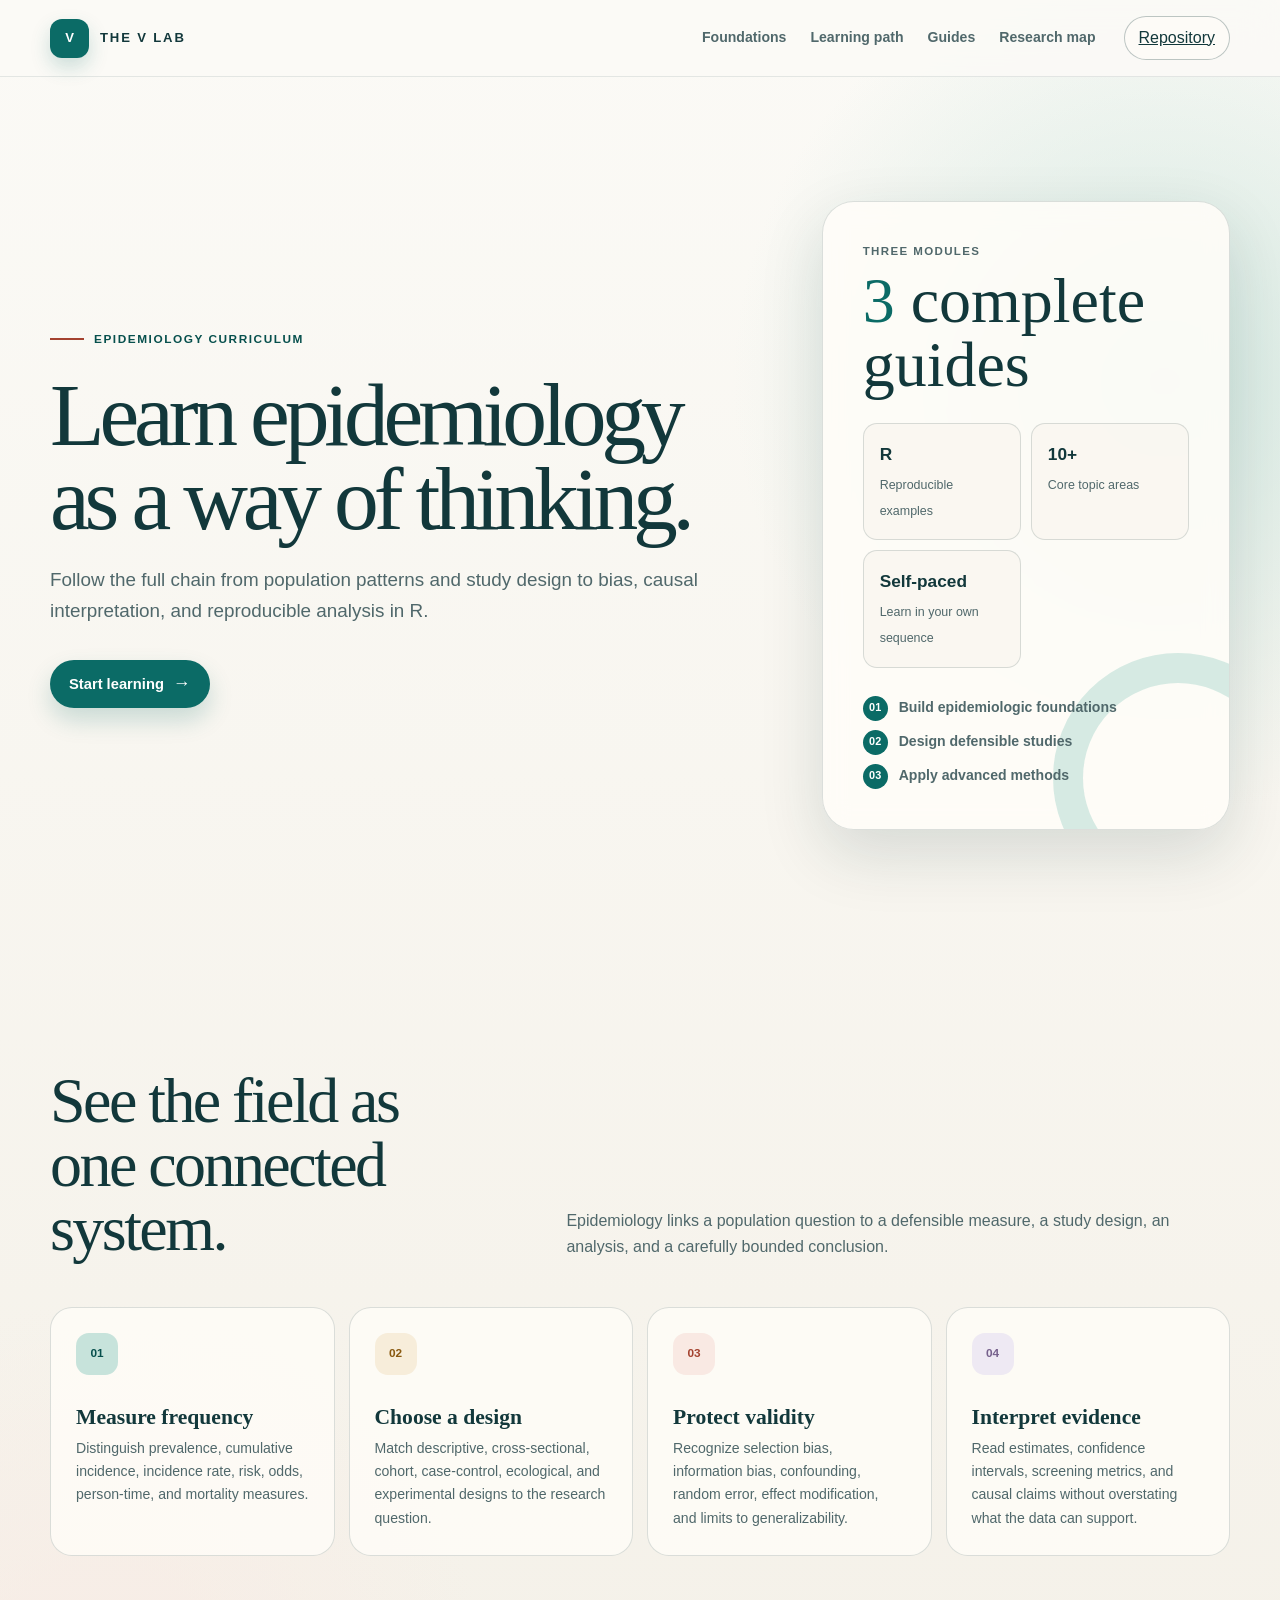
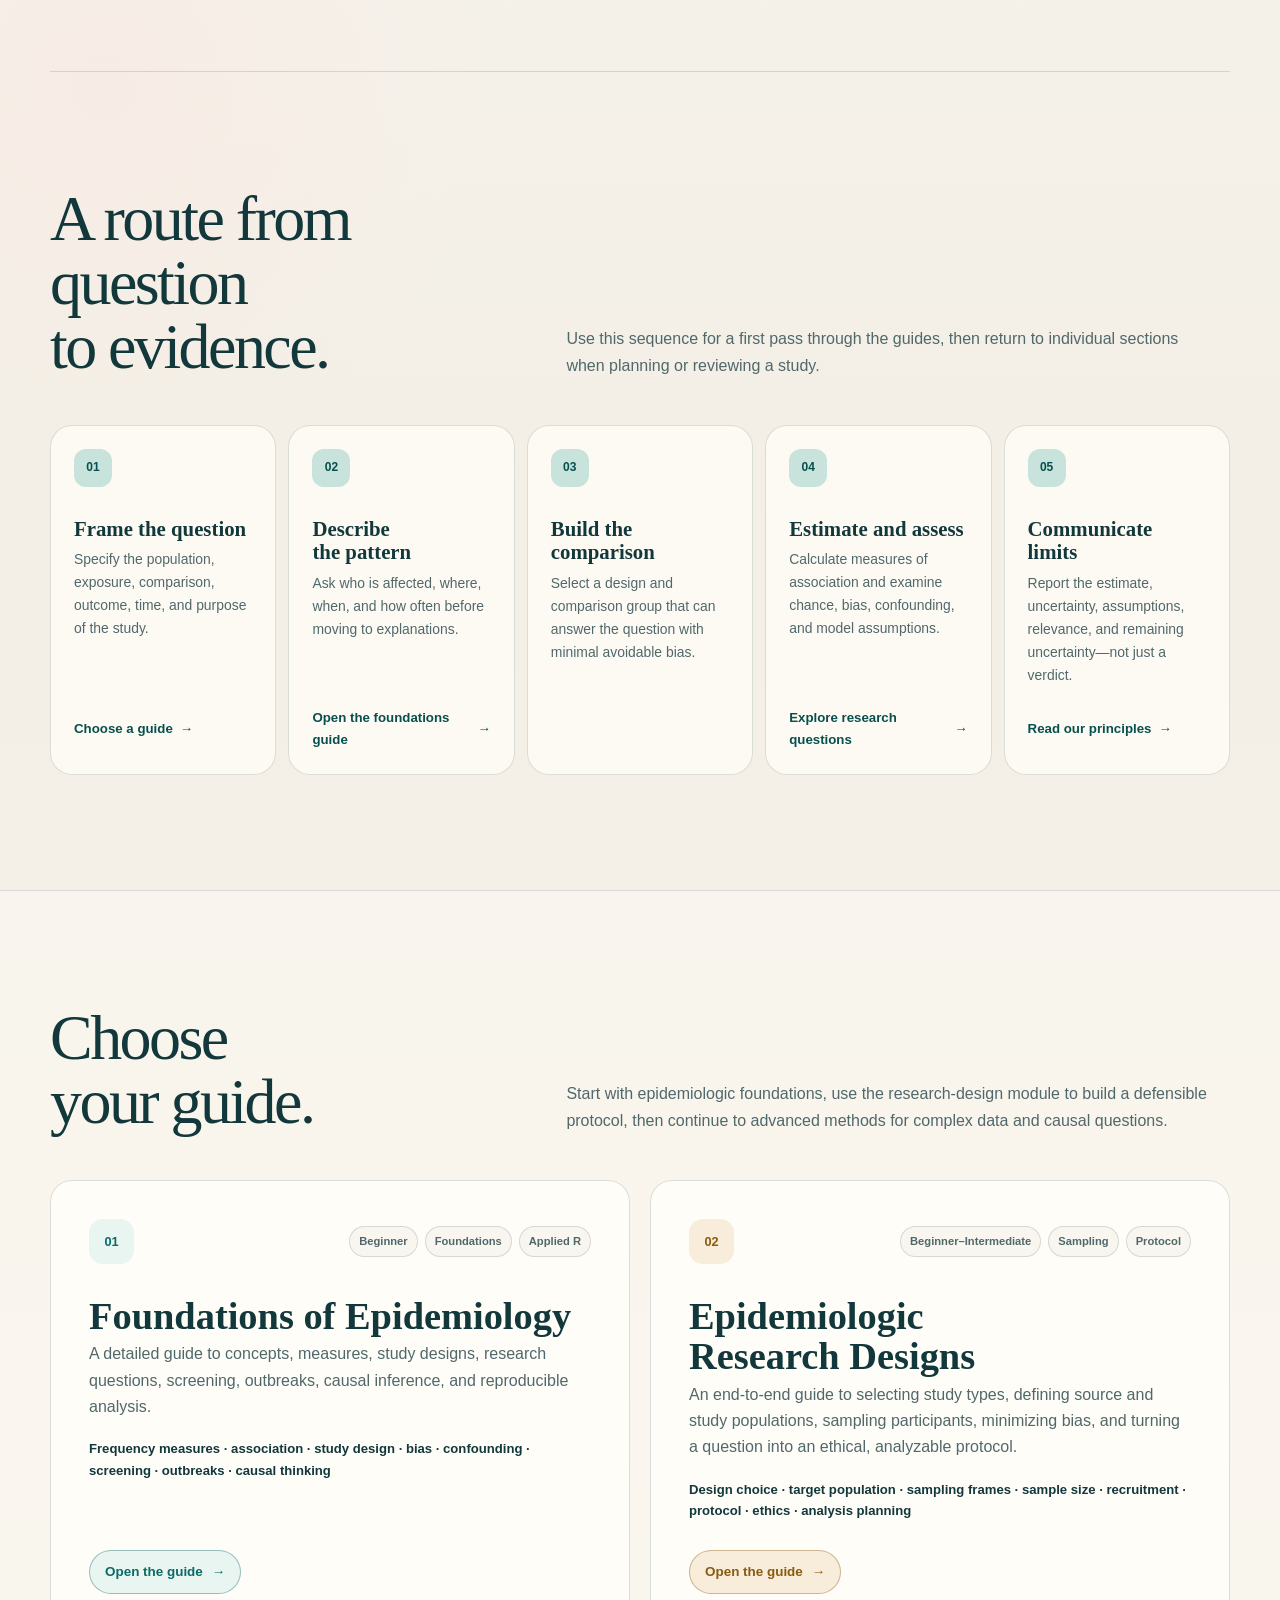
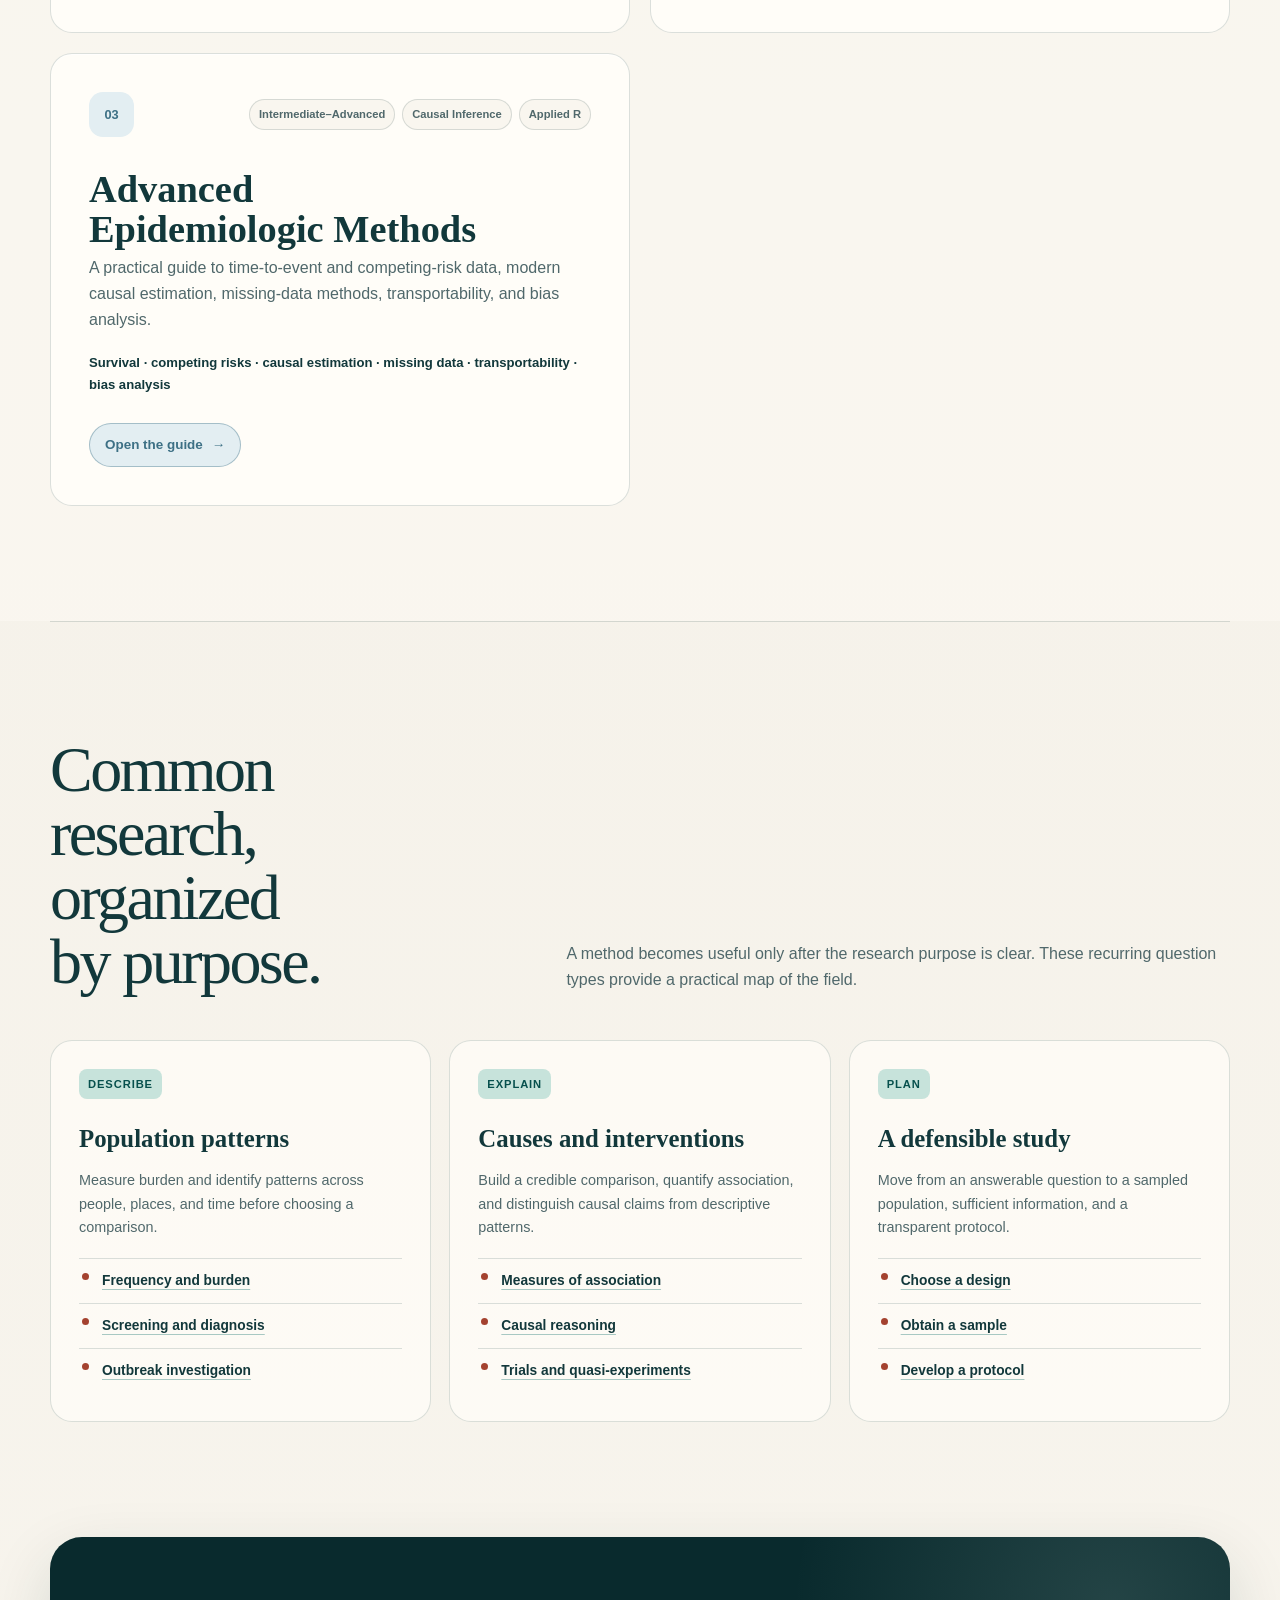
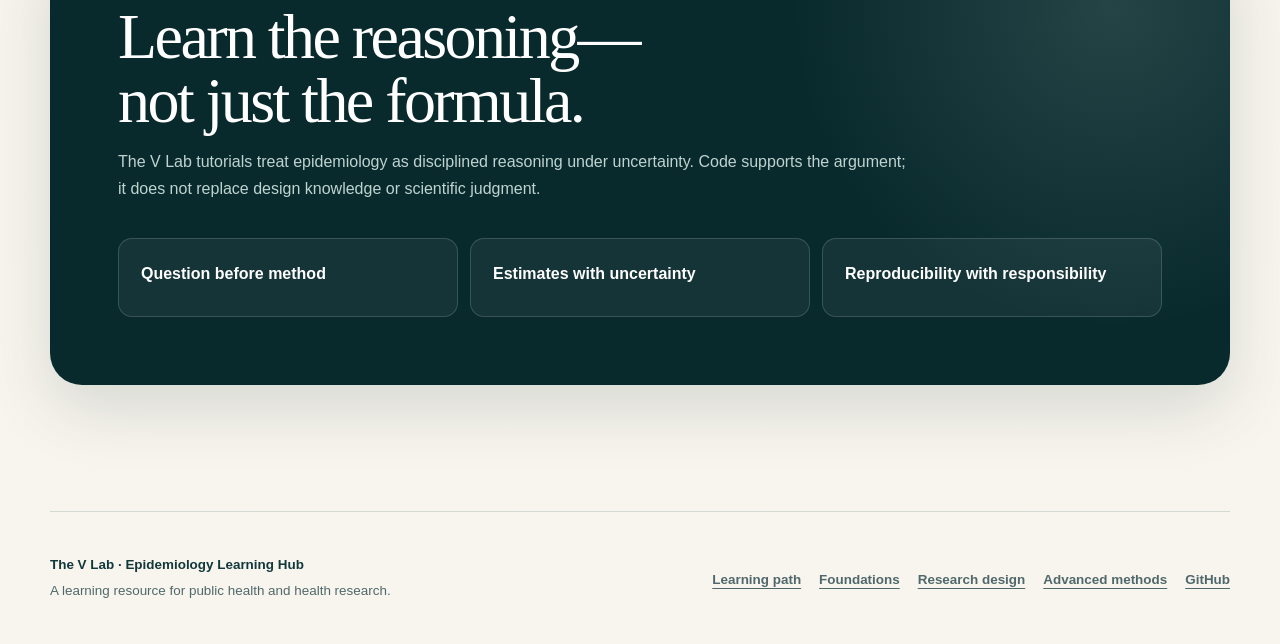
<file: index.html>
<!DOCTYPE html>

<html lang="en">
<head>
<meta charset="utf-8"/>
<meta content="width=device-width, initial-scale=1" name="viewport"/>
<meta content="A self-paced epidemiology learning hub from The V Lab, covering disease measures, study design, sampling, causal reasoning, advanced methods, and reproducible R examples." name="description"/>
<meta content="#12383b" name="theme-color"/>
<meta content="light" name="color-scheme"/>
<link href="https://the-v-lab.github.io/Epidemiology_Study/" rel="canonical"/>
<link href="https://the-v-lab.github.io/Epidemiology_Study/epidemiology_basics_en.html" rel="alternate"/>
<link href="https://the-v-lab.github.io/Epidemiology_Study/" hreflang="x-default" rel="alternate"/>
<meta content="website" property="og:type"/>
<meta content="The V Lab" property="og:site_name"/>
<meta content="Epidemiology Learning Hub | The V Lab" property="og:title"/>
<meta content="Learn how epidemiologists move from population patterns to credible evidence through study design, sampling, advanced methods, and reproducible R examples." property="og:description"/>
<meta content="https://the-v-lab.github.io/Epidemiology_Study/" property="og:url"/>
<meta content="https://the-v-lab.github.io/Epidemiology_Study/og-learning-hub.png" property="og:image"/>
<meta content="1200" property="og:image:width"/>
<meta content="630" property="og:image:height"/>
<meta content="The V Lab Epidemiology Learning Hub" property="og:image:alt"/>
<meta content="summary_large_image" name="twitter:card"/>
<meta content="Epidemiology Learning Hub | The V Lab" name="twitter:title"/>
<meta content="A learning path through epidemiologic measures, study design, sampling, causal reasoning, advanced methods, and applied research." name="twitter:description"/>
<meta content="https://the-v-lab.github.io/Epidemiology_Study/og-learning-hub.png" name="twitter:image"/>
<title>Epidemiology Learning Hub | The V Lab</title>
<style>
    :root {
      --ink: #12383b;
      --ink-deep: #092a2d;
      --ink-soft: #50686b;
      --paper: #f3efe6;
      --surface: #fffdf8;
      --surface-soft: #f9f6ef;
      --teal: #0b6b66;
      --teal-dark: #07504d;
      --mint: #c7e3db;
      --mint-pale: #e9f5f1;
      --coral: #a4422f;
      --coral-pale: #f9e9e3;
      --gold: #8a5a10;
      --gold-pale: #f7edda;
      --blue: #3d7085;
      --blue-pale: #e3eef2;
      --violet: #76618c;
      --violet-pale: #eee9f3;
      --focus: #c2410c;
      --line: rgba(18, 56, 59, 0.15);
      --line-strong: rgba(18, 56, 59, 0.28);
      --shadow-sm: 0 10px 28px rgba(15, 49, 52, 0.08);
      --shadow-lg: 0 24px 64px rgba(15, 49, 52, 0.14);
      --radius-sm: 14px;
      --radius-md: 22px;
      --radius-lg: 32px;
    }

    * {
      box-sizing: border-box;
    }

    html {
      scroll-behavior: smooth;
      scroll-padding-top: 96px;
    }

    body {
      margin: 0;
      color: var(--ink);
      background:
        radial-gradient(circle at 91% 7%, rgba(199, 227, 219, 0.72), transparent 27rem),
        radial-gradient(circle at 8% 31%, rgba(249, 233, 227, 0.64), transparent 24rem),
        linear-gradient(180deg, #fbfaf6 0%, var(--paper) 38%, #f8f5ee 100%);
      font-family: Inter, ui-sans-serif, -apple-system, BlinkMacSystemFont,
                   "Segoe UI", "PingFang SC", "Hiragino Sans GB",
                   "Microsoft YaHei", sans-serif;
      font-size: 16px;
      line-height: 1.65;
    }

    a {
      color: inherit;
    }

    a:focus-visible {
      outline: 3px solid var(--focus);
      outline-offset: 4px;
    }

    h1,
    h2,
    h3,
    p {
      margin-top: 0;
    }

    h1,
    h2,
    h3 {
      text-wrap: balance;
    }

    .skip-link {
      position: fixed;
      z-index: 100;
      top: 12px;
      left: 12px;
      padding: 10px 15px;
      border-radius: 9px;
      color: #fff;
      background: var(--ink-deep);
      font-weight: 850;
      text-decoration: none;
      transform: translateY(-160%);
    }

    .skip-link:focus {
      transform: translateY(0);
    }

    .shell {
      width: min(1180px, calc(100% - 40px));
      margin-inline: auto;
    }

    .header-wrap {
      position: sticky;
      z-index: 30;
      top: 0;
      border-bottom: 1px solid rgba(18, 56, 59, 0.10);
      background: rgba(251, 250, 246, 0.88);
      backdrop-filter: blur(18px);
    }

    .site-header {
      display: flex;
      min-height: 76px;
      align-items: center;
      gap: 28px;
    }

    .brand {
      display: inline-flex;
      min-height: 44px;
      flex: 0 0 auto;
      align-items: center;
      gap: 11px;
      font-size: 0.82rem;
      font-weight: 900;
      letter-spacing: 0.14em;
      text-decoration: none;
      text-transform: uppercase;
    }

    .brand-mark {
      display: grid;
      width: 39px;
      height: 39px;
      place-items: center;
      border-radius: 12px;
      color: #fff;
      background: var(--teal);
      box-shadow: 0 9px 20px rgba(11, 107, 102, 0.20);
      letter-spacing: 0;
    }

    .main-nav {
      display: flex;
      align-items: center;
      gap: 24px;
      margin-left: auto;
    }

    .main-nav a {
      display: inline-flex;
      min-height: 44px;
      align-items: center;
      color: var(--ink-soft);
      font-size: 0.88rem;
      font-weight: 780;
      text-decoration: none;
    }

    .main-nav a:hover {
      color: var(--teal-dark);
    }

    .repo-link {
      display: inline-flex;
      min-height: 44px;
      align-items: center;
      padding: 8px 14px;
      border: 1px solid var(--line-strong);
      border-radius: 999px;
      color: var(--ink) !important;
      background: rgba(255, 253, 248, 0.72);
    }

    .hero {
      display: grid;
      grid-template-columns: minmax(0, 1.18fr) minmax(320px, 0.72fr);
      gap: clamp(48px, 8vw, 104px);
      align-items: center;
      min-height: 720px;
      padding-block: clamp(72px, 10vw, 124px);
    }

    .eyebrow {
      display: inline-flex;
      align-items: center;
      gap: 10px;
      margin-bottom: 24px;
      color: var(--teal-dark);
      font-size: 0.74rem;
      font-weight: 900;
      letter-spacing: 0.13em;
      text-transform: uppercase;
    }

    .eyebrow::before {
      width: 34px;
      height: 2px;
      content: "";
      background: var(--coral);
    }

    h1 {
      max-width: 850px;
      margin-bottom: 22px;
      font-family: Georgia, "Times New Roman", "Songti SC", serif;
      font-size: clamp(3.45rem, 7vw, 6.65rem);
      font-weight: 500;
      letter-spacing: -0.058em;
      line-height: 0.94;
    }

    .hero-zh {
      margin-bottom: 24px;
      color: var(--teal-dark);
      font-family: Georgia, "Songti SC", "STSong", serif;
      font-size: clamp(1.45rem, 2.8vw, 2.15rem);
      font-weight: 600;
      letter-spacing: -0.02em;
    }

    .hero-copy {
      max-width: 730px;
      margin-bottom: 34px;
      color: var(--ink-soft);
      font-size: clamp(1.02rem, 1.7vw, 1.18rem);
    }

    .hero-copy span {
      display: inline-block;
      margin-top: 8px;
    }

    .hero-actions,
    .language-actions {
      display: flex;
      flex-wrap: wrap;
      gap: 11px;
    }

    .button {
      display: inline-flex;
      min-height: 48px;
      align-items: center;
      justify-content: center;
      gap: 9px;
      padding: 11px 18px;
      border: 1px solid transparent;
      border-radius: 999px;
      font-size: 0.92rem;
      font-weight: 850;
      text-decoration: none;
      transition: transform 160ms ease, box-shadow 160ms ease, background 160ms ease;
    }

    .button:hover {
      transform: translateY(-2px);
    }

    .button-primary {
      color: #fff;
      background: var(--teal);
      box-shadow: 0 12px 24px rgba(11, 107, 102, 0.20);
    }

    .button-primary:hover {
      background: var(--teal-dark);
    }

    .button-secondary {
      border-color: var(--line-strong);
      background: rgba(255, 253, 248, 0.76);
    }

    .button-secondary:hover {
      background: var(--surface);
      box-shadow: var(--shadow-sm);
    }

    .arrow {
      font-size: 1.2em;
      line-height: 1;
    }

    .hero-panel {
      position: relative;
      padding: clamp(28px, 4vw, 40px);
      overflow: hidden;
      border: 1px solid var(--line);
      border-radius: var(--radius-lg);
      background: rgba(255, 253, 248, 0.87);
      box-shadow: var(--shadow-lg);
      backdrop-filter: blur(12px);
    }

    .hero-panel::after {
      position: absolute;
      right: -74px;
      bottom: -74px;
      width: 190px;
      height: 190px;
      border: 30px solid var(--mint);
      border-radius: 50%;
      content: "";
      opacity: 0.72;
    }

    .panel-kicker {
      position: relative;
      z-index: 1;
      margin-bottom: 8px;
      color: var(--ink-soft);
      font-size: 0.72rem;
      font-weight: 900;
      letter-spacing: 0.12em;
      text-transform: uppercase;
    }

    .course-count {
      position: relative;
      z-index: 1;
      margin-bottom: 26px;
      font-family: Georgia, "Times New Roman", "Songti SC", serif;
      font-size: clamp(2.6rem, 5vw, 4.25rem);
      line-height: 1;
    }

    .course-count strong {
      color: var(--teal);
      font-weight: 500;
    }

    .stat-grid {
      position: relative;
      z-index: 1;
      display: grid;
      grid-template-columns: repeat(2, minmax(0, 1fr));
      gap: 10px;
      margin-bottom: 28px;
    }

    .stat {
      padding: 16px;
      border: 1px solid var(--line);
      border-radius: var(--radius-sm);
      background: rgba(249, 246, 239, 0.82);
    }

    .stat strong {
      display: block;
      margin-bottom: 2px;
      font-size: 1.08rem;
    }

    .stat span {
      color: var(--ink-soft);
      font-size: 0.78rem;
    }

    .mini-route {
      position: relative;
      z-index: 1;
      display: grid;
      gap: 9px;
      margin: 0;
      padding: 0;
      list-style: none;
    }

    .mini-route li {
      display: flex;
      align-items: center;
      gap: 11px;
      color: var(--ink-soft);
      font-size: 0.88rem;
      font-weight: 700;
    }

    .mini-route span {
      display: grid;
      width: 25px;
      height: 25px;
      flex: 0 0 auto;
      place-items: center;
      border-radius: 50%;
      color: #fff;
      background: var(--teal);
      font-size: 0.68rem;
      font-weight: 900;
    }

    .section {
      padding-block: clamp(78px, 9vw, 118px);
    }

    .section + .section {
      border-top: 1px solid var(--line);
    }

    .section-intro {
      display: grid;
      grid-template-columns: minmax(260px, 0.8fr) minmax(0, 1.2fr);
      gap: clamp(28px, 6vw, 74px);
      align-items: end;
      margin-bottom: 46px;
    }

    .section-intro h2 {
      margin: 0;
      font-family: Georgia, "Times New Roman", "Songti SC", serif;
      font-size: clamp(2.35rem, 5vw, 4.35rem);
      font-weight: 500;
      letter-spacing: -0.04em;
      line-height: 1;
    }

    .section-intro p {
      max-width: 650px;
      margin: 0;
      color: var(--ink-soft);
    }

    .section-intro p span {
      display: inline-block;
      margin-top: 7px;
    }

    .concept-grid {
      display: grid;
      grid-template-columns: repeat(4, minmax(0, 1fr));
      gap: 14px;
    }

    .concept-card {
      min-height: 235px;
      padding: 25px;
      border: 1px solid var(--line);
      border-radius: var(--radius-md);
      background: rgba(255, 253, 248, 0.80);
    }

    .concept-mark {
      display: grid;
      width: 42px;
      height: 42px;
      margin-bottom: 30px;
      place-items: center;
      border-radius: 13px;
      color: var(--teal-dark);
      background: var(--mint);
      font-size: 0.74rem;
      font-weight: 900;
    }

    .concept-card:nth-child(2) .concept-mark {
      color: var(--gold);
      background: var(--gold-pale);
    }

    .concept-card:nth-child(3) .concept-mark {
      color: var(--coral);
      background: var(--coral-pale);
    }

    .concept-card:nth-child(4) .concept-mark {
      color: var(--violet);
      background: var(--violet-pale);
    }

    .concept-card h3 {
      margin-bottom: 8px;
      font-family: Georgia, "Times New Roman", "Songti SC", serif;
      font-size: 1.35rem;
      font-weight: 600;
      line-height: 1.12;
    }

    .concept-card p {
      margin: 0;
      color: var(--ink-soft);
      font-size: 0.88rem;
    }

    .path-grid {
      display: grid;
      grid-template-columns: repeat(5, minmax(0, 1fr));
      gap: 12px;
      margin: 0;
      padding: 0;
      list-style: none;
    }

    .path-step {
      display: flex;
      min-height: 270px;
      flex-direction: column;
      padding: 23px;
      border: 1px solid var(--line);
      border-radius: var(--radius-md);
      background: rgba(255, 253, 248, 0.80);
      transition: transform 160ms ease, border-color 160ms ease, box-shadow 160ms ease;
    }

    .path-step:hover,
    .path-step:focus-within {
      border-color: rgba(11, 107, 102, 0.40);
      box-shadow: var(--shadow-sm);
      transform: translateY(-3px);
    }

    .step-number {
      display: grid;
      width: 38px;
      height: 38px;
      margin-bottom: 30px;
      place-items: center;
      border-radius: 12px;
      color: var(--teal-dark);
      background: var(--mint);
      font-size: 0.75rem;
      font-weight: 900;
    }

    .path-step h3 {
      margin-bottom: 8px;
      font-family: Georgia, "Times New Roman", "Songti SC", serif;
      font-size: 1.3rem;
      font-weight: 600;
      line-height: 1.12;
    }

    .path-step p {
      margin-bottom: 20px;
      color: var(--ink-soft);
      font-size: 0.87rem;
    }

    .step-link {
      display: inline-flex;
      min-height: 44px;
      align-items: center;
      gap: 7px;
      margin-top: auto;
      color: var(--teal-dark);
      font-size: 0.83rem;
      font-weight: 850;
      text-decoration: none;
    }

    .library-section {
      background: rgba(255, 253, 248, 0.38);
    }

    .course-grid {
      display: grid;
      grid-template-columns: repeat(2, minmax(0, 1fr));
      gap: 20px;
    }

    .course-card {
      --accent: var(--teal);
      --accent-pale: var(--mint-pale);
      display: flex;
      min-height: 430px;
      flex-direction: column;
      padding: clamp(26px, 4vw, 38px);
      border: 1px solid var(--line);
      border-radius: var(--radius-md);
      background: var(--surface);
      box-shadow: 0 1px 0 rgba(255, 255, 255, 0.70) inset;
      transition: transform 180ms ease, box-shadow 180ms ease, border-color 180ms ease;
    }

    .accent-gold {
      --accent: var(--gold);
      --accent-pale: var(--gold-pale);
    }

    .accent-blue {
      --accent: var(--blue);
      --accent-pale: var(--blue-pale);
    }

    .accent-coral {
      --accent: var(--coral);
      --accent-pale: var(--coral-pale);
    }

    .accent-violet {
      --accent: var(--violet);
      --accent-pale: var(--violet-pale);
    }

    .course-card:hover,
    .course-card:focus-within {
      border-color: color-mix(in srgb, var(--accent) 44%, transparent);
      box-shadow: var(--shadow-lg);
      transform: translateY(-4px);
    }

    .course-topline {
      display: flex;
      align-items: center;
      justify-content: space-between;
      gap: 16px;
      margin-bottom: 32px;
    }

    .course-number {
      display: grid;
      width: 45px;
      height: 45px;
      place-items: center;
      border-radius: 14px;
      color: var(--accent);
      background: var(--accent-pale);
      font-size: 0.8rem;
      font-weight: 900;
    }

    .course-meta {
      display: flex;
      flex-wrap: wrap;
      justify-content: flex-end;
      gap: 7px;
    }

    .tag {
      padding: 5px 9px;
      border: 1px solid var(--line);
      border-radius: 999px;
      color: var(--ink-soft);
      background: var(--surface-soft);
      font-size: 0.7rem;
      font-weight: 800;
      white-space: nowrap;
    }

    .course-card h3 {
      margin-bottom: 5px;
      font-family: Georgia, "Times New Roman", "Songti SC", serif;
      font-size: clamp(1.75rem, 3vw, 2.45rem);
      font-weight: 600;
      line-height: 1.05;
    }

    .course-title-zh,
    .course-kicker {
      margin-bottom: 20px;
      color: var(--accent);
      font-family: Georgia, "Songti SC", "STSong", serif;
      font-size: 1.06rem;
      font-weight: 700;
    }

    .course-description {
      margin-bottom: 18px;
      color: var(--ink-soft);
    }

    .topic-line {
      margin-bottom: 28px;
      color: var(--ink);
      font-size: 0.82rem;
      font-weight: 760;
    }

    .language-actions {
      display: flex;
      flex-wrap: wrap;
      gap: 10px;
      margin-top: auto;
    }

    .language-actions .button {
      min-height: 44px;
      padding: 9px 15px;
      font-size: 0.84rem;
    }

    .language-actions .button:first-child {
      color: #fff;
      background: var(--accent);
    }

    .language-actions .button:last-child {
      border-color: color-mix(in srgb, var(--accent) 38%, transparent);
      color: var(--accent);
      background: var(--accent-pale);
    }

    .track-grid {
      display: grid;
      grid-template-columns: repeat(3, minmax(0, 1fr));
      gap: 18px;
    }

    .track-card {
      padding: 28px;
      border: 1px solid var(--line);
      border-radius: var(--radius-md);
      background: rgba(255, 253, 248, 0.76);
    }

    .track-label {
      display: inline-flex;
      margin-bottom: 20px;
      padding: 6px 9px;
      border-radius: 8px;
      color: var(--teal-dark);
      background: var(--mint);
      font-size: 0.7rem;
      font-weight: 900;
      letter-spacing: 0.08em;
      text-transform: uppercase;
    }

    .track-card h3 {
      margin-bottom: 9px;
      font-family: Georgia, "Times New Roman", "Songti SC", serif;
      font-size: 1.55rem;
      font-weight: 600;
    }

    .track-card p {
      color: var(--ink-soft);
      font-size: 0.9rem;
    }

    .track-route {
      margin: 18px 0 0;
      padding: 0;
      list-style: none;
    }

    .track-route li {
      position: relative;
      padding-left: 23px;
      border-top: 1px solid var(--line);
      font-size: 0.86rem;
      font-weight: 760;
    }

    .track-route li::before {
      position: absolute;
      top: 14px;
      left: 3px;
      width: 7px;
      height: 7px;
      border-radius: 50%;
      content: "";
      background: var(--coral);
    }

    .track-route a {
      display: inline-flex;
      min-height: 44px;
      align-items: center;
      text-decoration-color: rgba(11, 107, 102, 0.35);
      text-underline-offset: 4px;
    }

    .principles-wrap {
      padding-bottom: clamp(84px, 10vw, 126px);
    }

    .principles {
      padding: clamp(38px, 6vw, 68px);
      border-radius: var(--radius-lg);
      color: #eef8f5;
      background:
        radial-gradient(circle at 90% 16%, rgba(199, 227, 219, 0.14), transparent 20rem),
        var(--ink-deep);
      box-shadow: var(--shadow-lg);
    }

    .principles h2 {
      max-width: 800px;
      margin-bottom: 16px;
      color: #fff;
      font-family: Georgia, "Times New Roman", "Songti SC", serif;
      font-size: clamp(2.25rem, 5vw, 4.15rem);
      font-weight: 500;
      letter-spacing: -0.04em;
      line-height: 1;
    }

    .principles > p {
      max-width: 800px;
      color: #bfd3d0;
    }

    .principle-grid {
      display: grid;
      grid-template-columns: repeat(3, minmax(0, 1fr));
      gap: 12px;
      margin-top: 36px;
    }

    .principle {
      padding: 22px;
      border: 1px solid rgba(238, 248, 245, 0.16);
      border-radius: var(--radius-sm);
      background: rgba(255, 255, 255, 0.05);
    }

    .principle strong {
      display: block;
      margin-bottom: 6px;
      color: #fff;
      font-size: 1rem;
    }

    .principle span {
      color: #b8ceca;
      font-size: 0.85rem;
    }

    .site-footer {
      display: grid;
      grid-template-columns: minmax(0, 1fr) auto;
      gap: 30px;
      align-items: end;
      padding-block: 42px;
      border-top: 1px solid var(--line);
      color: var(--ink-soft);
      font-size: 0.84rem;
    }

    .footer-title {
      display: block;
      margin-bottom: 4px;
      color: var(--ink);
      font-weight: 850;
    }

    .footer-links {
      display: flex;
      flex-wrap: wrap;
      justify-content: flex-end;
      gap: 18px;
    }

    .footer-links a {
      display: inline-flex;
      min-height: 44px;
      align-items: center;
      font-weight: 750;
      text-underline-offset: 4px;
    }

    @media (max-width: 1040px) {
      .hero {
        grid-template-columns: 1fr;
        min-height: auto;
      }

      .hero-panel {
        max-width: 720px;
      }

      .concept-grid {
        grid-template-columns: repeat(2, minmax(0, 1fr));
      }

      .path-grid {
        grid-template-columns: repeat(2, minmax(0, 1fr));
      }

      .path-step:last-child {
        grid-column: 1 / -1;
        min-height: 220px;
      }
    }

    @media (max-width: 860px) {
      html {
        scroll-padding-top: 24px;
      }

      .header-wrap {
        position: static;
      }

      .site-header {
        flex-wrap: wrap;
        padding-block: 14px;
      }

      .main-nav {
        width: 100%;
        order: 3;
        justify-content: space-between;
        margin-left: 0;
        padding-top: 11px;
        border-top: 1px solid var(--line);
      }

      .repo-link {
        margin-left: auto;
      }

      .section-intro {
        grid-template-columns: 1fr;
      }

      .course-grid,
      .track-grid,
      .principle-grid {
        grid-template-columns: 1fr;
      }

      .course-card,
      .track-card {
        min-height: auto;
      }
    }

    @media (max-width: 590px) {
      .shell {
        width: min(100% - 28px, 1180px);
      }

      h1 {
        font-size: clamp(3.05rem, 16vw, 4.65rem);
      }

      .main-nav {
        display: grid;
        grid-template-columns: repeat(2, minmax(0, 1fr));
        gap: 4px 12px;
      }

      .main-nav a {
        justify-content: center;
        text-align: center;
      }

      .hero-actions,
      .hero-actions .button {
        width: 100%;
      }

      .stat-grid,
      .concept-grid,
      .path-grid {
        grid-template-columns: 1fr;
      }

      .path-step:last-child {
        grid-column: auto;
      }

      .path-step {
        min-height: 225px;
      }

      .course-topline {
        align-items: flex-start;
      }

      .course-meta {
        justify-content: flex-start;
      }

      .language-actions,
      .language-actions .button {
        width: 100%;
      }

      .site-footer {
        grid-template-columns: 1fr;
      }

      .footer-links {
        justify-content: flex-start;
      }
    }

    @media (prefers-reduced-motion: reduce) {
      html {
        scroll-behavior: auto;
      }

      *,
      *::before,
      *::after {
        transition: none !important;
      }
    }

    @media print {
      .header-wrap,
      .hero-actions,
      .footer-links {
        display: none;
      }

      body {
        color: #111;
        background: #fff;
      }

      .hero {
        min-height: auto;
        padding-block: 2rem;
      }

      .section {
        padding-block: 2rem;
      }

      .hero-panel,
      .course-card,
      .principles {
        box-shadow: none;
      }
    }
  </style>
</head>
<body>
<a class="skip-link" href="#main-content">Skip to learning content </a>
<div class="header-wrap">
<header class="site-header shell">
<a aria-current="page" aria-label="The V Lab epidemiology home" class="brand" href="index.html">
<span aria-hidden="true" class="brand-mark">V</span>
<span>The V Lab</span>
</a>
<nav aria-label="Main navigation" class="main-nav">
<a href="#foundations">Foundations</a>
<a href="#learning-path">Learning path</a>
<a href="#tutorials">Guides</a>
<a href="#research-map">Research map</a>
</nav>
<a aria-label="View Epidemiology Study on GitHub" class="repo-link" href="https://github.com/The-V-Lab/Epidemiology_Study">Repository</a>
</header>
</div>
<main id="main-content" tabindex="-1">
<section aria-labelledby="page-title" class="hero shell">
<div>
<p class="eyebrow">Epidemiology curriculum </p>
<h1 id="page-title">Learn epidemiology as a way of thinking.</h1>

<p class="hero-copy">
          Follow the full chain from population patterns and study design to bias, causal interpretation, and reproducible analysis in R.
          
</p>
<div aria-label="Start learning" class="hero-actions">
<a class="button button-primary" href="epidemiology_basics_en.html">Start learning <span aria-hidden="true" class="arrow">→</span></a>

</div>
</div>
<aside aria-label="Curriculum at a glance" class="hero-panel">
<p class="panel-kicker">Three modules</p>
<p class="course-count"><strong>3</strong> complete guides</p>
<div class="stat-grid">
<div class="stat"><strong>R</strong><span>Reproducible examples</span></div>
<div class="stat"><strong>10+</strong><span>Core topic areas</span></div>
<div class="stat"><strong>Self-paced</strong><span>Learn in your own sequence</span></div>
</div>
<ol aria-label="Three-module learning route" class="mini-route">
<li><span>01</span> Build epidemiologic foundations</li>
<li><span>02</span> Design defensible studies</li>
<li><span>03</span> Apply advanced methods</li>
</ol>
</aside>
</section>
<section aria-labelledby="foundations-title" class="section section-border shell" id="foundations">
<div class="section-intro">
<h2 id="foundations-title">See the field as one connected system.</h2>
<p>
          Epidemiology links a population question to a defensible measure, a study design, an analysis, and a carefully bounded conclusion.
          
</p>
</div>
<div class="concept-grid">
<article class="concept-card">
<span aria-hidden="true" class="concept-mark">01</span>
<h3>Measure frequency</h3>
<p>Distinguish prevalence, cumulative incidence, incidence rate, risk, odds, person-time, and mortality measures.</p>
</article>
<article class="concept-card">
<span aria-hidden="true" class="concept-mark">02</span>
<h3>Choose a design</h3>
<p>Match descriptive, cross-sectional, cohort, case-control, ecological, and experimental designs to the research question.</p>
</article>
<article class="concept-card">
<span aria-hidden="true" class="concept-mark">03</span>
<h3>Protect validity</h3>
<p>Recognize selection bias, information bias, confounding, random error, effect modification, and limits to generalizability.</p>
</article>
<article class="concept-card">
<span aria-hidden="true" class="concept-mark">04</span>
<h3>Interpret evidence</h3>
<p>Read estimates, confidence intervals, screening metrics, and causal claims without overstating what the data can support.</p>
</article>
</div>
</section>
<section aria-labelledby="learning-path-title" class="section shell" id="learning-path">
<div class="section-intro">
<h2 id="learning-path-title">A route from question to evidence.</h2>
<p>
          Use this sequence for a first pass through the guides, then return to individual sections when planning or reviewing a study.
          
</p>
</div>
<ol class="path-grid">
<li class="path-step">
<span class="step-number">01</span>
<h3>Frame the question</h3>
<p>Specify the population, exposure, comparison, outcome, time, and purpose of the study.</p>
<a class="step-link" href="#tutorials">Choose a guide <span aria-hidden="true">→</span></a>
</li>
<li class="path-step">
<span class="step-number">02</span>
<h3>Describe the pattern</h3>
<p>Ask who is affected, where, when, and how often before moving to explanations.</p>
<a class="step-link" href="epidemiology_basics_en.html">Open the foundations guide <span aria-hidden="true">→</span></a>
</li>
<li class="path-step">
<span class="step-number">03</span>
<h3>Build the comparison</h3>
<p>Select a design and comparison group that can answer the question with minimal avoidable bias.</p>

</li>
<li class="path-step">
<span class="step-number">04</span>
<h3>Estimate and assess</h3>
<p>Calculate measures of association and examine chance, bias, confounding, and model assumptions.</p>
<a class="step-link" href="#research-map">Explore research questions <span aria-hidden="true">→</span></a>
</li>
<li class="path-step">
<span class="step-number">05</span>
<h3>Communicate limits</h3>
<p>Report the estimate, uncertainty, assumptions, relevance, and remaining uncertainty—not just a verdict.</p>
<a class="step-link" href="#about">Read our principles <span aria-hidden="true">→</span></a>
</li>
</ol>
</section>
<section aria-labelledby="tutorials-title" class="section library-section" id="tutorials">
<div class="shell">
<div class="section-intro">
<h2 id="tutorials-title">Choose your guide.</h2>
<p>
            Start with epidemiologic foundations, use the research-design module to build a defensible protocol, then continue to advanced methods for complex data and causal questions.
            
</p>
</div>
<div class="course-grid">
<article class="course-card" id="course-foundations">
<div class="course-topline">
<span class="course-number">01</span>
<div aria-label="Foundations module details" class="course-meta">
<span class="tag">Beginner</span>
<span class="tag">Foundations</span>
<span class="tag">Applied R</span>
</div>
</div>
<h3>Foundations of Epidemiology</h3>

<p class="course-description">A detailed guide to concepts, measures, study designs, research questions, screening, outbreaks, causal inference, and reproducible analysis.</p>
<p class="topic-line">Frequency measures · association · study design · bias · confounding · screening · outbreaks · causal thinking</p>
<div class="language-actions">
<a aria-label="Open Foundations of Epidemiology" class="button" href="epidemiology_basics_en.html">Open the guide <span aria-hidden="true">→</span></a>

</div>
</article>
<article class="course-card accent-gold" id="course-research-design">
<div class="course-topline">
<span class="course-number">02</span>
<div aria-label="Research design module details" class="course-meta">
<span class="tag">Beginner–Intermediate</span>
<span class="tag">Sampling</span>
<span class="tag">Protocol</span>
</div>
</div>
<h3>Epidemiologic Research Designs</h3>

<p class="course-description">An end-to-end guide to selecting study types, defining source and study populations, sampling participants, minimizing bias, and turning a question into an ethical, analyzable protocol.</p>
<p class="topic-line">Design choice · target population · sampling frames · sample size · recruitment · protocol · ethics · analysis planning</p>
<div class="language-actions">
<a aria-label="Open Epidemiologic Research Designs" class="button" href="epidemiology_research_designs_en.html">Open the guide <span aria-hidden="true">→</span></a>

</div>
</article>
<article class="course-card accent-blue" id="course-advanced-methods">
<div class="course-topline">
<span class="course-number">03</span>
<div aria-label="Advanced methods module details" class="course-meta">
<span class="tag">Intermediate–Advanced</span>
<span class="tag">Causal Inference</span>
<span class="tag">Applied R</span>
</div>
</div>
<h3>Advanced Epidemiologic Methods</h3>

<p class="course-description">A practical guide to time-to-event and competing-risk data, modern causal estimation, missing-data methods, transportability, and bias analysis.</p>
<p class="topic-line">Survival · competing risks · causal estimation · missing data · transportability · bias analysis</p>
<div class="language-actions">
<a aria-label="Open Advanced Epidemiologic Methods" class="button" href="epidemiology_advanced_methods_en.html">Open the guide <span aria-hidden="true">→</span></a>

</div>
</article>
</div>
</div>
</section>
<section aria-labelledby="research-map-title" class="section shell" id="research-map">
<div class="section-intro">
<h2 id="research-map-title">Common research, organized by purpose.</h2>
<p>
          A method becomes useful only after the research purpose is clear. These recurring question types provide a practical map of the field.
          
</p>
</div>
<div class="track-grid">
<article class="track-card">
<span class="track-label">Describe </span>
<h3>Population patterns</h3>
<p>Measure burden and identify patterns across people, places, and time before choosing a comparison.</p>
<ul class="track-route">
<li><a href="epidemiology_basics_en.html#measuring-disease-and-health-events">Frequency and burden </a></li>
<li><a href="epidemiology_basics_en.html#screening-and-diagnostic-accuracy">Screening and diagnosis </a></li>
<li><a href="epidemiology_basics_en.html#outbreak-investigation">Outbreak investigation </a></li>
</ul>
</article>
<article class="track-card">
<span class="track-label">Explain </span>
<h3>Causes and interventions</h3>
<p>Build a credible comparison, quantify association, and distinguish causal claims from descriptive patterns.</p>
<ul class="track-route">
<li><a href="epidemiology_basics_en.html#measures-of-association-and-impact">Measures of association </a></li>
<li><a href="epidemiology_basics_en.html#causal-thinking">Causal reasoning </a></li>
<li><a href="epidemiology_research_designs_en.html#experimental-designs">Trials and quasi-experiments </a></li>
</ul>
</article>
<article class="track-card">
<span class="track-label">Plan </span>
<h3>A defensible study</h3>
<p>Move from an answerable question to a sampled population, sufficient information, and a transparent protocol.</p>
<ul class="track-route">
<li><a href="epidemiology_research_designs_en.html#choosing-among-designs">Choose a design </a></li>
<li><a href="epidemiology_research_designs_en.html#probability-sampling">Obtain a sample </a></li>
<li><a href="epidemiology_research_designs_en.html#developing-the-protocol">Develop a protocol </a></li>
</ul>
</article>
</div>
</section>
<section aria-labelledby="about-title" class="principles-wrap shell" id="about">
<div class="principles">
<h2 id="about-title">Learn the reasoning—not just the formula.</h2>
<p>
            The V Lab tutorials treat epidemiology as disciplined reasoning under uncertainty. Code supports the argument; it does not replace design knowledge or scientific judgment.
            
</p>
<div class="principle-grid">
<div class="principle">
<strong>Question before method</strong>

</div>
<div class="principle">
<strong>Estimates with uncertainty</strong>

</div>
<div class="principle">
<strong>Reproducibility with responsibility</strong>

</div>
</div>
</div>
</section>
</main>
<footer class="site-footer shell">
<div>
<span class="footer-title">The V Lab · Epidemiology Learning Hub</span>
<span>A learning resource for public health and health research. </span>
</div>
<nav aria-label="Footer navigation" class="footer-links">
<a href="#learning-path">Learning path</a>
<a href="epidemiology_basics_en.html">Foundations</a>

<a href="epidemiology_research_designs_en.html">Research design</a>

<a href="epidemiology_advanced_methods_en.html">Advanced methods</a>

<a href="https://github.com/The-V-Lab/Epidemiology_Study">GitHub</a>
</nav>
</footer>
</body>
</html>
</file>
